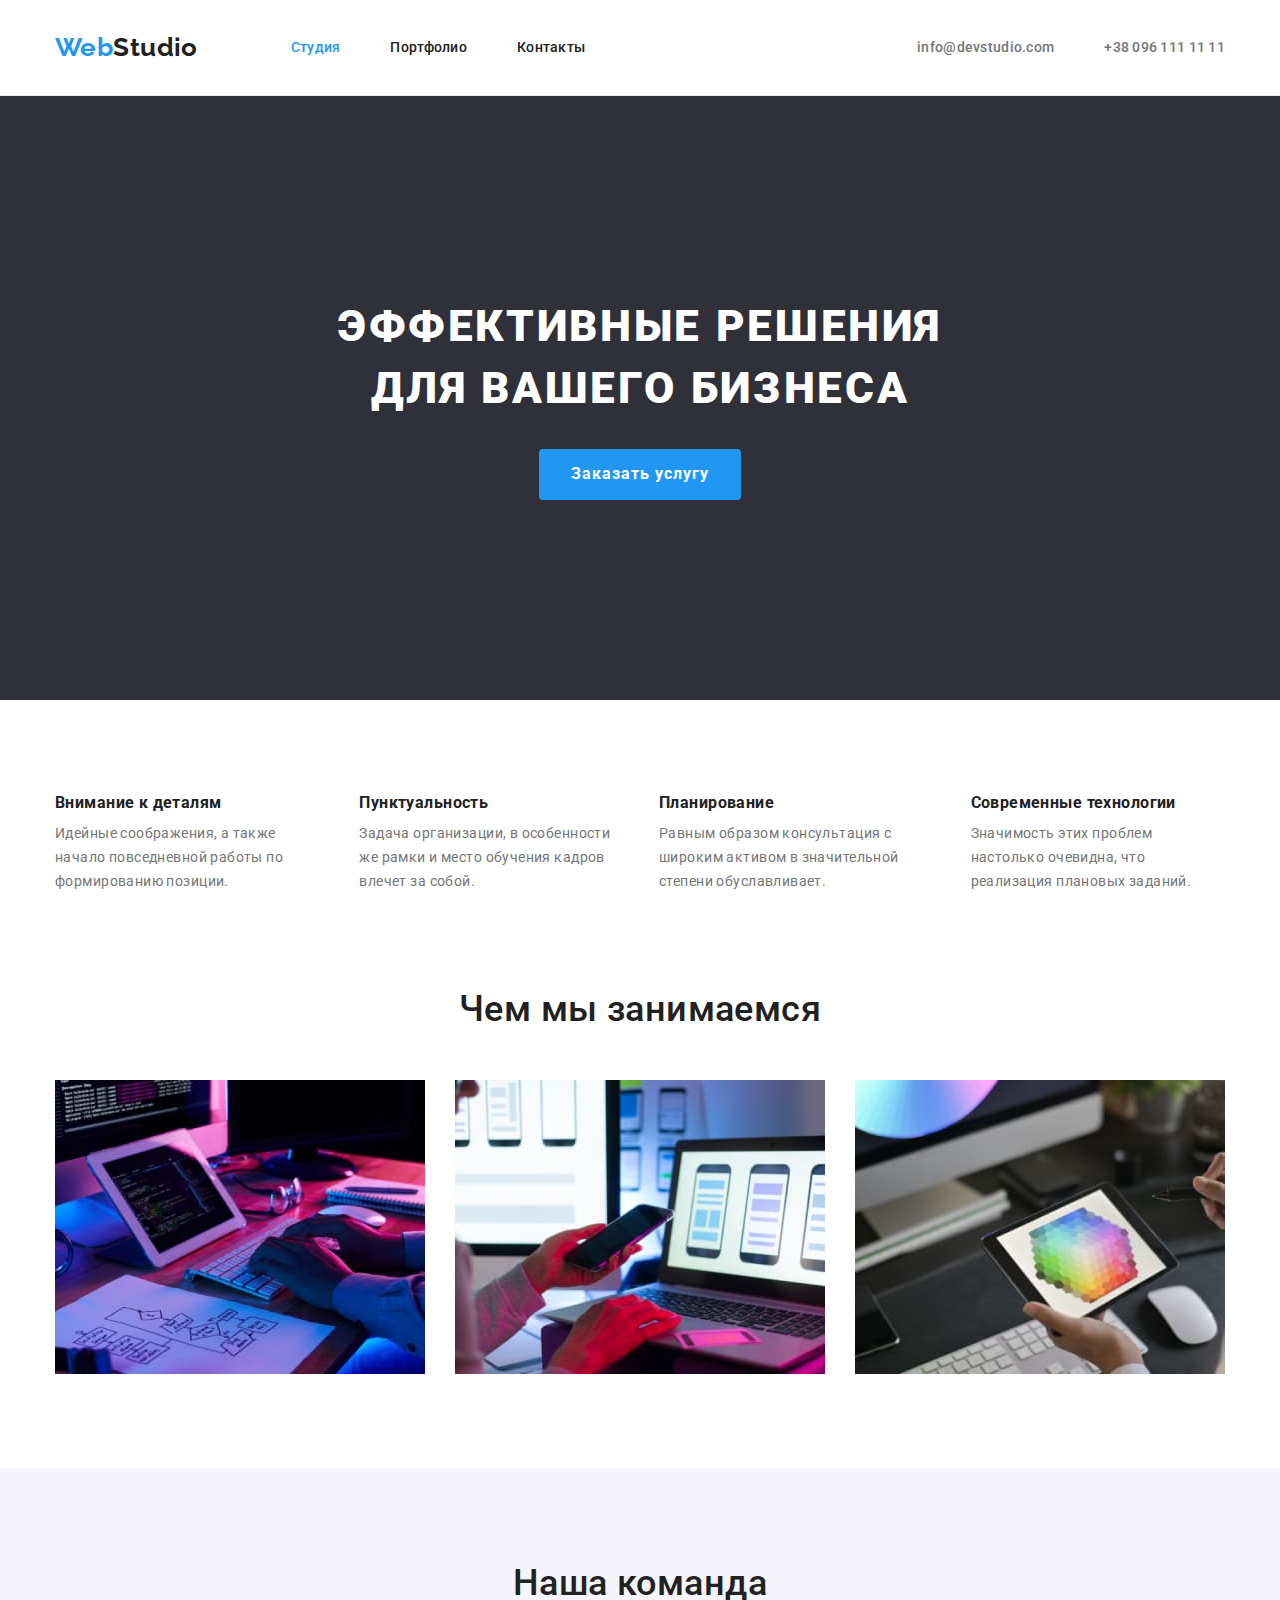
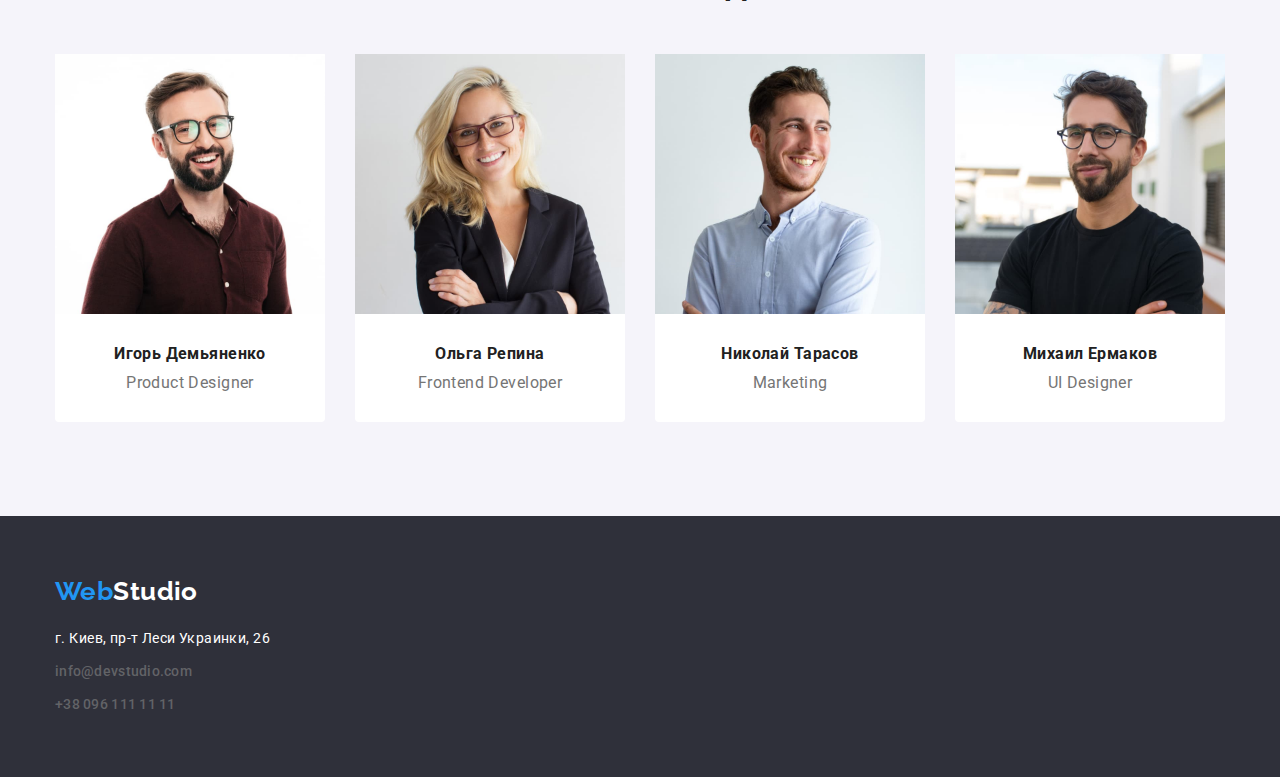
<file: index.html>
<!DOCTYPE html>
<html lang="ru">

<head>
    <meta charset="UTF-8">
    <meta http-equiv="X-UA-Compatible" content="IE=edge">
    <meta name="viewport" content="width=device-width, initial-scale=1.0">
    <title>Студия</title>
    <link rel="stylesheet"
        href="https://cdnjs.cloudflare.com/ajax/libs/modern-normalize/1.0.0/modern-normalize.min.css">
    <link
        href="https://fonts.googleapis.com/css2?family=Raleway:wght@700&family=Roboto:wght@400;500;700;900&display=swap"
        rel="stylesheet">
    <link rel="stylesheet" href="./css/style.css">

</head>

<body>
    <!-- верхний бар -->
    <header class="main-nav-border">
        <!--главная навигация-->
        <div class="container main-nav-flex">
            <nav class="main-nav-flex">
                <a class="secondary-font logo logo-top" href="./index.html"><span class="logo-blue">Web</span>Studio</a>
                <ul class="list main-nav-flex">
                    <li class="main-nav-link"><a class="main-nav main-nav-on link main-nav-up"
                            href="./index.html">Студия</a></li>
                    <li class="main-nav-link"><a class="main-nav link main-nav-up" href="./portfolio.html">Портфолио</a>
                    </li>
                    <li class="main-nav-link"><a class="main-nav link main-nav-up" href="">Контакты</a></li>
                </ul>
            </nav>
            <!-- контакты верхнего бара -->
            <ul class="list contacts-top main-nav-flex">
                <li class="main-nav-link"><a class="main-nav link main-nav-up main-nav-mail-tel"
                        href="mailto:info@devstudio.com">info@devstudio.com</a></li>
                <li class="main-nav-link"><a class="main-nav link main-nav-up main-nav-mail-tel" href="tel:+380961111111">+38 096 111 11
                        11</a></li>
            </ul>
        </div>
    </header>

    <main>
        <!-- герой -->
        <section class="hero">
            <div class="container">
                <h1 class="hero-title">Эффективные решения <br> для вашего бизнеса</h1>
                <button class="button-one" type="button">Заказать услугу</button>
            </div>
        </section>

        <section class="section">
            <div class="container">
                <!-- достоинства веб студии -->
                <!--заголовок спрятать-->
                <h2 class="visually-hidden">Достоинства веб студии</h2>
                <ul class="list dignity">
                    <li class="dignity-items">
                        <h3 class="dignity-title">Внимание к деталям</h3>
                        <p class="dignity-paragrahs">Идейные соображения, а также начало повседневной работы по
                            формированию
                            позиции.</p>
                    </li>
                    <li class="dignity-items">
                        <h3 class="dignity-title">Пунктуальность</h3>
                        <p class="dignity-paragrahs">Задача организации, в особенности же рамки и место обучения кадров
                            влечет за
                            собой.</p>
                    </li>
                    <li class="dignity-items">
                        <h3 class="dignity-title">Планирование</h3>
                        <p class="dignity-paragrahs">Равным образом консультация с широким активом в значительной
                            степени
                            обуславливает.</p>
                    </li>
                    <li class="dignity-items">
                        <h3 class="dignity-title">Современные технологии</h3>
                        <p class="dignity-paragrahs">Значимость этих проблем настолько очевидна, что реализация плановых
                            заданий.
                        </p>
                    </li>
                </ul>
            </div>
        </section>

        <!-- чем мы занимаемся -->
        <section class="section what-we-do-section">
            <div class="container">
                <h2 class="what-we-do-title">Чем мы занимаемся</h2>
                <ul class="list what-we-do-list">
                    <li class="what-we-do-items"><img class="what-we-do-picture" src="./images/box0.jpg"
                            alt="Набор програмного кода" width="370"></li>
                    <li class="what-we-do-items"><img class="what-we-do-picture" src="./images/box1.jpg"
                            alt="Розработка ПО для смартфонов" width="370"></li>
                    <li class="what-we-do-items"><img class="what-we-do-picture" src="./images/box2.jpg"
                            alt="3D моделирование" width="370"></li>
                </ul>
            </div>
        </section>

        <!-- наша команда -->
        <section class="section our-team">
            <div class="container">
                <h2 class="our-team-title">Наша команда</h2>
                <ul class="list our-team-list">
                    <li class="our-team-items">
                        <img class="our-team-picture" src="./images/img(0).jpg" alt="Брюнет в бордовой рубашке"
                            width="270">
                        <div class="our-team-name-profession">
                            <h3 class="our-person">Игорь Демьяненко</h3>
                            <p class="our-profession">Product Designer</p>
                        </div>
                    </li>
                    <li class="our-team-items">
                        <img class="our-team-picture" src="./images/img(1).jpg" alt="Блондинка в черном пиджаке"
                            width="270">
                        <div class="our-team-name-profession">
                            <h3 class="our-person">Ольга Репина</h3>
                            <p class="our-profession">Frontend Developer</p>
                        </div>
                    </li>
                    <li class="our-team-items">
                        <img class="our-team-picture" src="./images/img(2).jpg" alt="Брюнет в синей рубашке"
                            width="270">
                        <div class="our-team-name-profession">
                            <h3 class="our-person">Николай Тарасов</h3>
                            <p class="our-profession">Marketing</p>
                        </div>
                    </li>
                    <li class="our-team-items">
                        <img class="our-team-picture" src="./images/img(3).jpg" alt="Брюнет в черной футболке"
                            width="270">
                        <div class="our-team-name-profession">
                            <h3 class="our-person">Михаил Ермаков</h3>
                            <p class="our-profession">UI Designer</p>
                        </div>
                    </li>
                </ul>
            </div>
        </section>

    </main>

    <!-- подвал -->
    <footer class="basement-footer">
        <div class="container">
            <a class="secondary-font logo logo-white" href="./index.html"><span class="logo-blue">Web</span>Studio</a>
            <address class="address-footer">
                <ul class="list">
                    <li><span class="link footer-contacts location-address">г. Киев, пр-т Леси Украинки, 26</span></li>
                    <li class="address-footer-mailto"><a class="link main-nav footer-contacts"
                            href="mailto:info@devstudio.com">info@devstudio.com</a>
                    </li>
                    <li><a class="link main-nav footer-contacts" href="tel:+380961111111">+38 096 111 11 11</a></li>
                </ul>
            </address>
        </div>
    </footer>
</body>

</html>
</file>
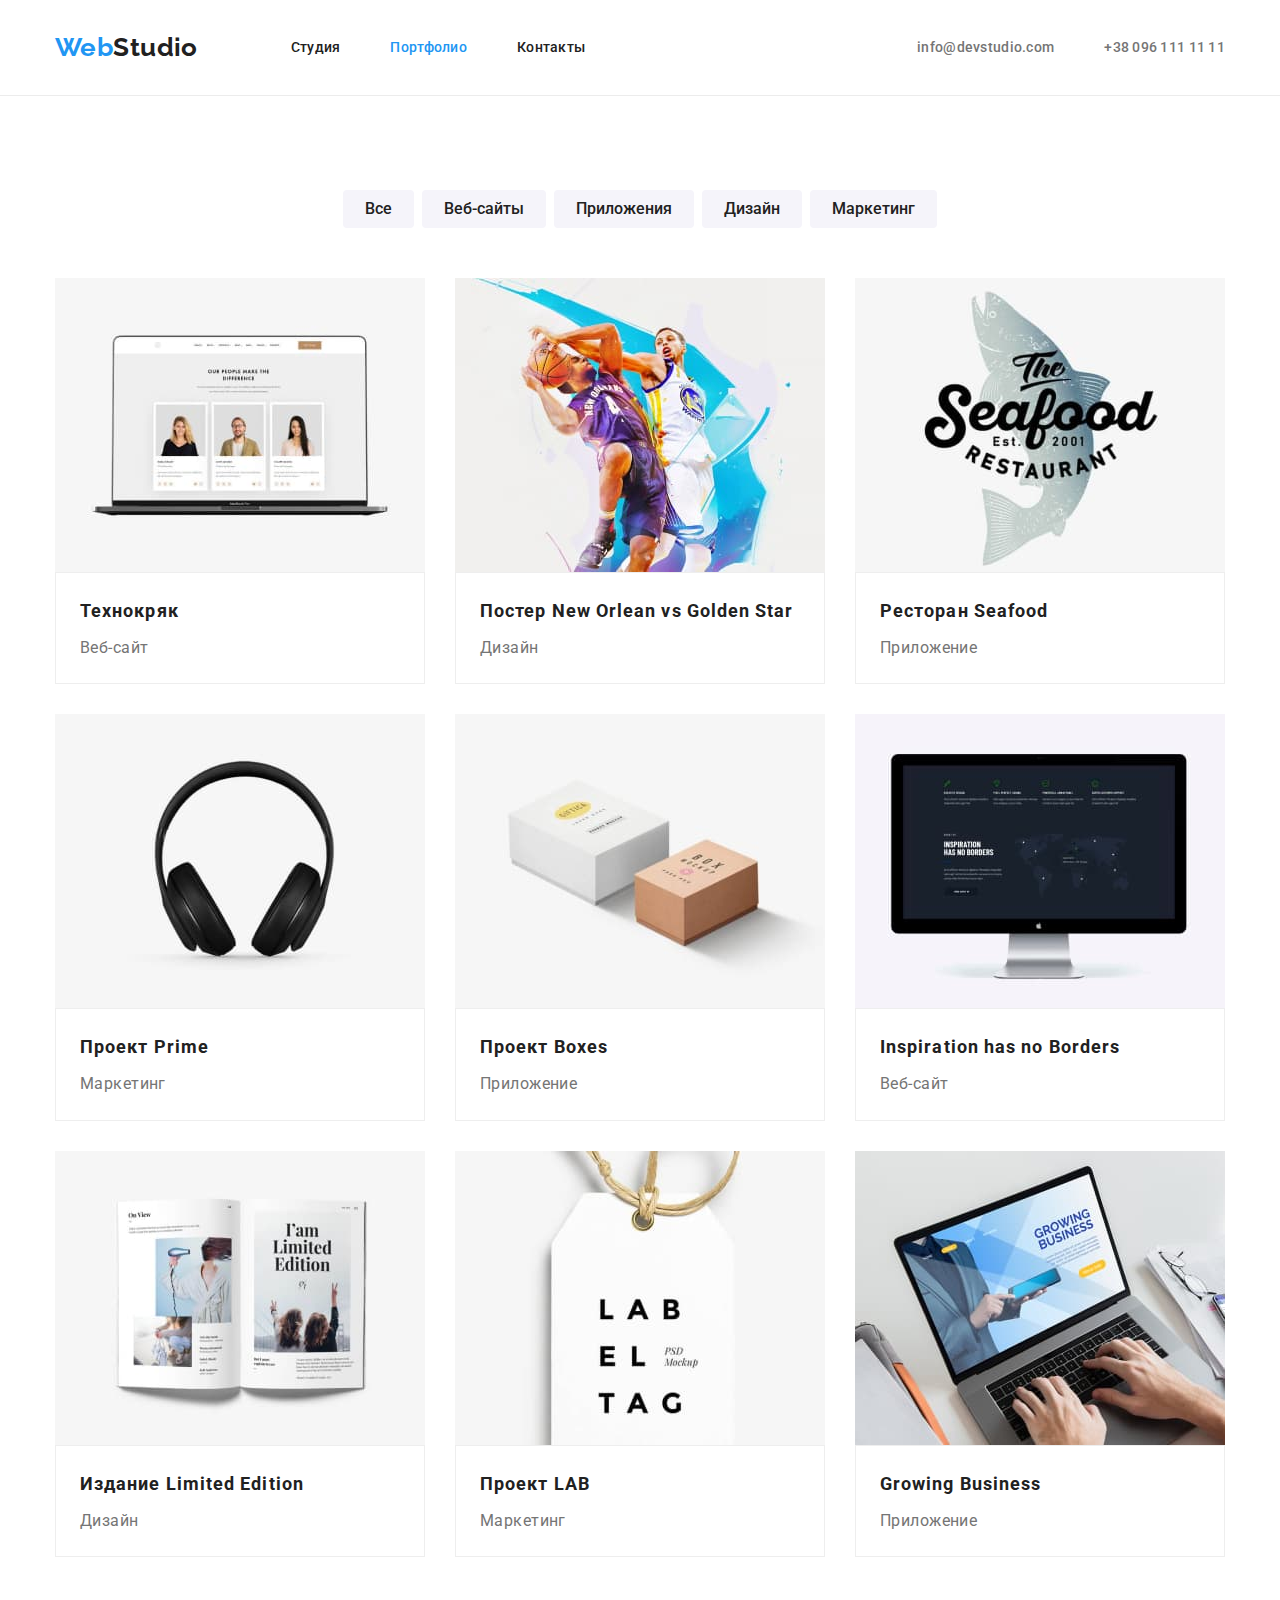
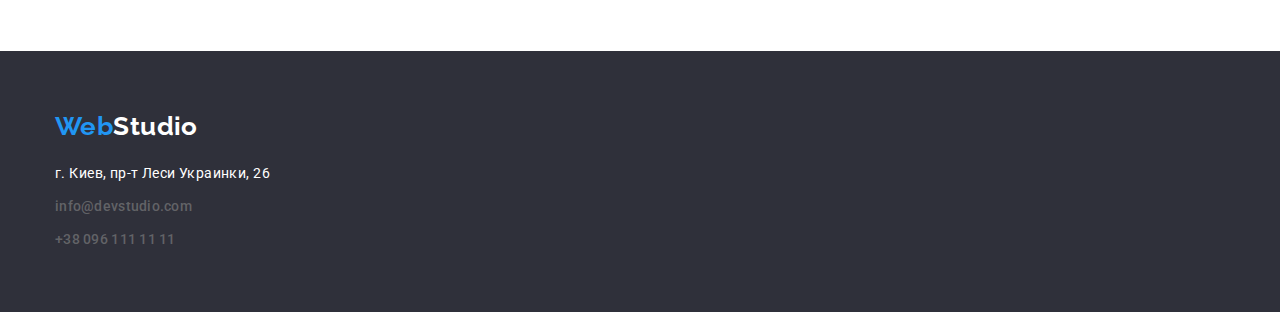
<file: portfolio.html>
<!DOCTYPE html>
<html lang="ru">

<head>
    <meta charset="UTF-8">
    <meta http-equiv="X-UA-Compatible" content="IE=edge">
    <meta name="viewport" content="width=device-width, initial-scale=1.0">
    <title>Студия</title>
    <link rel="stylesheet"
        href="https://cdnjs.cloudflare.com/ajax/libs/modern-normalize/1.0.0/modern-normalize.min.css">
    <link
        href="https://fonts.googleapis.com/css2?family=Raleway:wght@700&family=Roboto:wght@400;500;700;900&display=swap"
        rel="stylesheet">
    <link rel="stylesheet" href="./css/style.css">

</head>


<body>
    <!-- верхний бар -->
    <header class="main-nav-border">
        <!--главная навигация-->
        <div class="container main-nav-flex">
            <nav class="main-nav-flex">
                <a class="secondary-font logo logo-top" href="./index.html"><span class="logo-blue">Web</span>Studio</a>
                <ul class="list main-nav-flex">
                    <li class="main-nav-link"><a class="main-nav link main-nav-up" href="./index.html">Студия</a></li>
                    <li class="main-nav-link"><a class="main-nav main-nav-on link main-nav-up"
                            href="./portfolio.html">Портфолио</a></li>
                    <li class="main-nav-link"><a class="main-nav link main-nav-up" href="">Контакты</a></li>
                </ul>
            </nav>
            <!-- контакты верхнего бара -->
            <ul class="list contacts-top main-nav-flex">
                <li class="main-nav-link"><a class="main-nav link main-nav-up main-nav-mail-tel"
                        href="mailto:info@devstudio.com">info@devstudio.com</a>
                </li>
                <li class="main-nav-link"><a class="main-nav link main-nav-up main-nav-mail-tel" href="tel:+380961111111">+38 096 111 11
                        11</a></li>
            </ul>
        </div>
    </header>

    <main>
        <section class="section">
            <div class="container">
                <h1 class="visually-hidden">Портфолио</h1>
                <!--заголовок спрятать-->
                <h2 class="visually-hidden">Фильтр</h2>
                <ul class="list buttons-list">
                    <li class="button-two-collection"><button class="button-two" type="button">Все</button></li>
                    <li class="button-two-collection"><button class="button-two" type="button">Веб-сайты</button></li>
                    <li class="button-two-collection"><button class="button-two" type="button">Приложения</button></li>
                    <li class="button-two-collection"><button class="button-two" type="button">Дизайн</button></li>
                    <li class="button-two-collection"><button class="button-two" type="button">Маркетинг</button></li>
                </ul>

                <!--заголовок спрятать-->
                <h2 class="visually-hidden">Проекты</h2>
                <ul class="list collection-list">
                    <li class="collection-items">
                        <a class="link collection-link" href="">
                            <img class="collection-picture" src="./images/img04.jpg" alt="Ноутбук" width="370">
                            <div class="collection-title-profession">
                                <h3 class="projects-title">Технокряк</h3>
                                <p class="projects-profession">Веб-сайт</p>
                            </div>
                        </a>
                    </li>
                    <li class="collection-items">
                        <a class="link" href="">
                            <img class="collection-picture" src="./images/img05.jpg" alt="Два баскетболиста играют"
                                width="370">
                            <div class="collection-title-profession">
                                <h3 class="projects-title">Постер New Orlean vs Golden Star</h3>
                                <p class="projects-profession">Дизайн</p>
                            </div>
                        </a>
                    </li>
                    <li class="collection-items">
                        <a class="link" href="">
                            <img class="collection-picture" src="./images/img06.jpg"
                                alt="Название ресторана на фоне емблемы в форме рыбы" width="370">
                            <div class="collection-title-profession">
                                <h3 class="projects-title">Ресторан Seafood</h3>
                                <p class="projects-profession">Приложение</p>
                            </div>
                        </a>
                    </li>
                    <li class="collection-items">
                        <a class="link" href="">
                            <img class="collection-picture" src="./images/img07.jpg" alt="Накладные наушники"
                                width="370">
                            <div class="collection-title-profession">
                                <h3 class="projects-title">Проект Prime</h3>
                                <p class="projects-profession">Маркетинг</p>
                            </div>
                        </a>
                    </li>
                    <li class="collection-items">
                        <a class="link" href="">
                            <img class="collection-picture" src="./images/img08.jpg"
                                alt="Две коробки, одн коричневая, вторая вдвое больше по розмеру и белого цвета"
                                width="370">
                            <div class="collection-title-profession">
                                <h3 class="projects-title">Проект Boxes</h3>
                                <p class="projects-profession">Приложение</p>
                            </div>
                        </a>
                    </li>
                    <li class="collection-items">
                        <a class="link" href="">
                            <img class="collection-picture" src="./images/img09.jpg"
                                alt="Монитор персонального компютера" width="370">
                            <div class="collection-title-profession">
                                <h3 class="projects-title">Inspiration has no Borders</h3>
                                <p class="projects-profession">Веб-сайт</p>
                            </div>
                        </a>
                    </li>
                    <li class="collection-items">
                        <a class="link" href="">
                            <img class="collection-picture" src="./images/img10.jpg" alt="Раскрытая книга" width="370">
                            <div class="collection-title-profession">
                                <h3 class="projects-title">Издание Limited Edition</h3>
                                <p class="projects-profession">Дизайн</p>
                            </div>
                        </a>
                    </li>
                    <li class="collection-items">
                        <a class="link" href="">
                            <img class="collection-picture" src="./images/img11.jpg" alt="Бирка на веревке" width="370">
                            <div class="collection-title-profession">
                                <h3 class="projects-title">Проект LAB</h3>
                                <p class="projects-profession">Маркетинг</p>
                            </div>
                        </a>
                    </li>
                    <li class="collection-items">
                        <a class="link" href="">
                            <img class="collection-picture" src="./images/img12.jpg" alt="Ноутбук" width="370">
                            <div class="collection-title-profession">
                                <h3 class="projects-title">Growing Business</h3>
                                <p class="projects-profession">Приложение</p>
                            </div>
                        </a>
                    </li>
                </ul>
            </div>
        </section>
    </main>

    <!-- подвал -->
    <footer class="basement-footer">
        <div class="container">
            <a class="secondary-font logo logo-white" href="./index.html"><span class="logo-blue">Web</span>Studio</a>
            <address class="address-footer">
                <ul class="list">
                    <li><span class="link footer-contacts location-address">г. Киев, пр-т Леси Украинки, 26</span></li>
                    <li class="address-footer-mailto"><a class="link main-nav footer-contacts"
                            href="mailto:info@devstudio.com">info@devstudio.com</a>
                    </li>
                    <li><a class="link main-nav footer-contacts" href="tel:+380961111111">+38 096 111 11 11</a></li>
                </ul>
            </address>
        </div>
    </footer>

</body>

</html>
</file>
<file: css/style.css>
html {
  box-sizing: border-box;
}

*,
*::after,
*::before {
  box-sizing: inherit;
}

/* Клас скрывающий элементы */
.visually-hidden {
  position: absolute !important;
  clip: rect(1px 1px 1px 1px);
  clip: rect(1px, 1px, 1px, 1px);
  padding: 0 !important;
  border: 0 !important;
  height: 1px !important;
  width: 1px !important;
  overflow: hidden;
}

/* color */
:root {
  /* background-color */
  --main-white-color: #ffffff;
  --hero-footer-bg-color: #2f303a;
  --section-bg-color: #f5f4fa;

  /* font-color */
  --main-text-color: #212121;
  --second-text-color: #757575;
  --third-text-color: #2196f3;
}

/* main parameters */
body {
  background-color: var(--main-white-color);
  color: var(--main-text-color);
  font-family: Roboto, sans-serif;
  font-size: 14px;
  letter-spacing: 0.03em;
}

.container {
  width: 1200px;
  margin-left: auto;
  margin-right: auto;
  padding-left: 15px;
  padding-right: 15px;
}

.section {
  padding-top: 94px;
  padding-bottom: 94px;
}

/* Стили для обнуления верхних отступов у элементов */
h1,
h2,
h3,
h4,
h5,
h6,
p {
  margin-top: 0;
  margin-left: 0;
}

ul {
  margin-top: 0;
  margin-bottom: 0;
  padding-left: 0;
}
/* список + ссылка */
.list {
  list-style: none;
}

.link {
  color: var(--main-text-color);
  text-decoration: none;
}

/* nav */
.main-nav {
  display: inline-block;

  font-weight: 500;
  line-height: 1.14;
  letter-spacing: 0.02em;
}

.main-nav-flex {
  display: flex;
  align-items: center;
}

.main-nav-up {
  display: inline-block;
  padding-top: 32px;
  padding-bottom: 32px;
}

.main-nav-link:not(:last-child) {
  margin-right: 50px;
}

.main-nav-border {
  border-bottom: 1px solid #ececec;
}

.main-nav-mail-tel {
  color: var(--second-text-color);
}

.logo {
  font-weight: bold;
  font-size: 26px;
  line-height: 1.2;
  text-decoration: none;
}

.logo-top {
  padding-top: 32px;
  padding-bottom: 32px;
  margin-right: 93px;
}

.basement-footer .logo-white {
  color: var(--main-white-color);
}

.logo-blue,
.main-nav:focus,
.main-nav:hover,
.main-nav-on {
  color: var(--third-text-color);
}

.contacts-top {
  margin-left: auto;
}

.secondary-font {
  font-family: Raleway, sans-serif;
  color: var(--main-text-color);
}

.footer-contacts {
  font-style: normal;
  line-height: 1.7;
  color: rgba(134, 134, 134, 0.6);
}

/* герой + логотип + подвал */
.hero {
  text-align: center;
  margin-left: auto;
  margin-right: auto;
  padding-top: 200px;
  padding-bottom: 200px;
  background-color: var(--hero-footer-bg-color);
  color: var(--main-white-color);
}

.hero-title {
  text-transform: uppercase;
  margin-bottom: 30px;
}
.basement-footer {
  margin-left: auto;
  margin-right: auto;
  padding-top: 60px;
  padding-bottom: 60px;
  background-color: var(--hero-footer-bg-color);
  color: var(--main-white-color);
}

.address-footer {
  margin-top: 20px;
}

.location-address {
  background-color: var(--hero-footer-bg-color);
  color: var(--main-white-color);
}

.address-footer-mailto {
  margin-top: 9px;
  margin-bottom: 9px;
}

.hero-title {
  font-weight: 900;
  font-size: 44px;
  line-height: 1.4;
  text-align: center;
  letter-spacing: 0.06em;
}

/* buttons */
.button-one {
  padding: 10px 32px;
  border: none;
  border-radius: 4px;

  min-width: 200px;
  font-family: Roboto, sans-serif;
  cursor: pointer;
  font-weight: 700;
  font-size: 16px;
  line-height: 1.9;
  letter-spacing: 0.06em;
  background-color: var(--third-text-color);
  color: var(--main-white-color);
}

.button-one:hover,
.button-one:focus {
  background-color: #188ce8;
  color: var(--main-white-color);
}

.button-two {
  padding: 6px 22px;
  border: none;

  font-family: Roboto, sans-serif;
  cursor: pointer;
  font-weight: 500;
  font-size: 16px;
  line-height: 1.6;
  border-radius: 4px;
  background-color: var(--section-bg-color);
  color: var(--main-text-color);
}

.button-two:hover,
.button-two:focus {
  background-color: var(--third-text-color);
  color: var(--main-white-color);
}

.button-two-collection:not(:last-child) {
  margin-right: 8px;
}

.buttons-list {
  display: flex;
  justify-content: center;
  margin-bottom: 50px;
}

/* достоинства веб студии */

.dignity {
  display: flex;
}

.dignity-title {
  margin-bottom: 10px;
  line-height: 1.14;
}

.dignity-paragrahs {
  margin-bottom: 0;
  color: var(--second-text-color);
  line-height: 1.7;
}

.dignity-items:not(:last-child) {
  margin-right: 30px;
}

/* чем мы занимаемся */
.what-we-do-section {
  padding-top: 0;
}

.what-we-do-title,
.our-team-title {
  margin-bottom: 50px;
  font-weight: 500;
  font-size: 36px;
  line-height: 42px;
  text-align: center;
}

.what-we-do-list {
  display: flex;
  flex-wrap: wrap;
}

.what-we-do-items:not(:last-child) {
  margin-right: 30px;
}

.what-we-do-picture,
.our-team-picture,
.collection-picture {
  display: block;
  max-width: 100%;
  height: auto;
}

/* наша команда */
.our-team {
  margin-left: auto;
  margin-right: auto;
  background-color: var(--section-bg-color);
}

.our-person {
  margin-bottom: 10px;

  font-weight: 700;
  font-size: 16px;
  line-height: 1.2;
}

.our-profession {
  margin-bottom: 0;
  color: var(--second-text-color);
  font-size: 16px;
  line-height: 1.2;
}

.our-team-list {
  display: flex;
  flex-wrap: wrap;
}

.our-team-name-profession {
  text-align: center;
  background-color: var(--main-white-color);
  padding-top: 30px;
  padding-bottom: 30px;
  border-radius: 0px 0px 4px 4px;
}

.our-team-items:not(:last-child) {
  margin-right: 30px;
}

/* протфолио */
/* проекты */
.projects-title {
  margin-bottom: 4px;
  font-weight: 700;
  font-size: 18px;
  line-height: 2;
  letter-spacing: 0.06em;
}

.projects-profession {
  margin-bottom: 0;
  color: var(--second-text-color);
  font-size: 16px;
  line-height: 1.9;
}

.collection-link {
  border-radius: 0px 0px 4px 4px;
}
.collection-title-profession {
  border: 1px solid #eeeeee;
  background-color: var(--main-white-color);
  padding-top: 20px;
  padding-right: 24px;
  padding-bottom: 20px;
  padding-left: 24px;
}

.collection-list {
  display: flex;
  flex-wrap: wrap;
}

.collection-items {
  margin-right: 30px;
  margin-bottom: 30px;
}

.collection-items:nth-child(3n + 3) {
  margin-right: 0;
}

.collection-items:nth-last-child(-n + 3) {
  margin-bottom: 0;
}

/* отладка мардженов */

/* a {
  outline: 1px solid tomato;
}

ul {
  outline: 1px solid green;
} */

/* li {
  background-color: red;
}

ul {
  background-color: rgb(240, 206, 143);
}

nav {
  background-color: greenyellow;
}

div {
  background-color: blue;
}

header {
  background-color: gray;
} */
</file>
